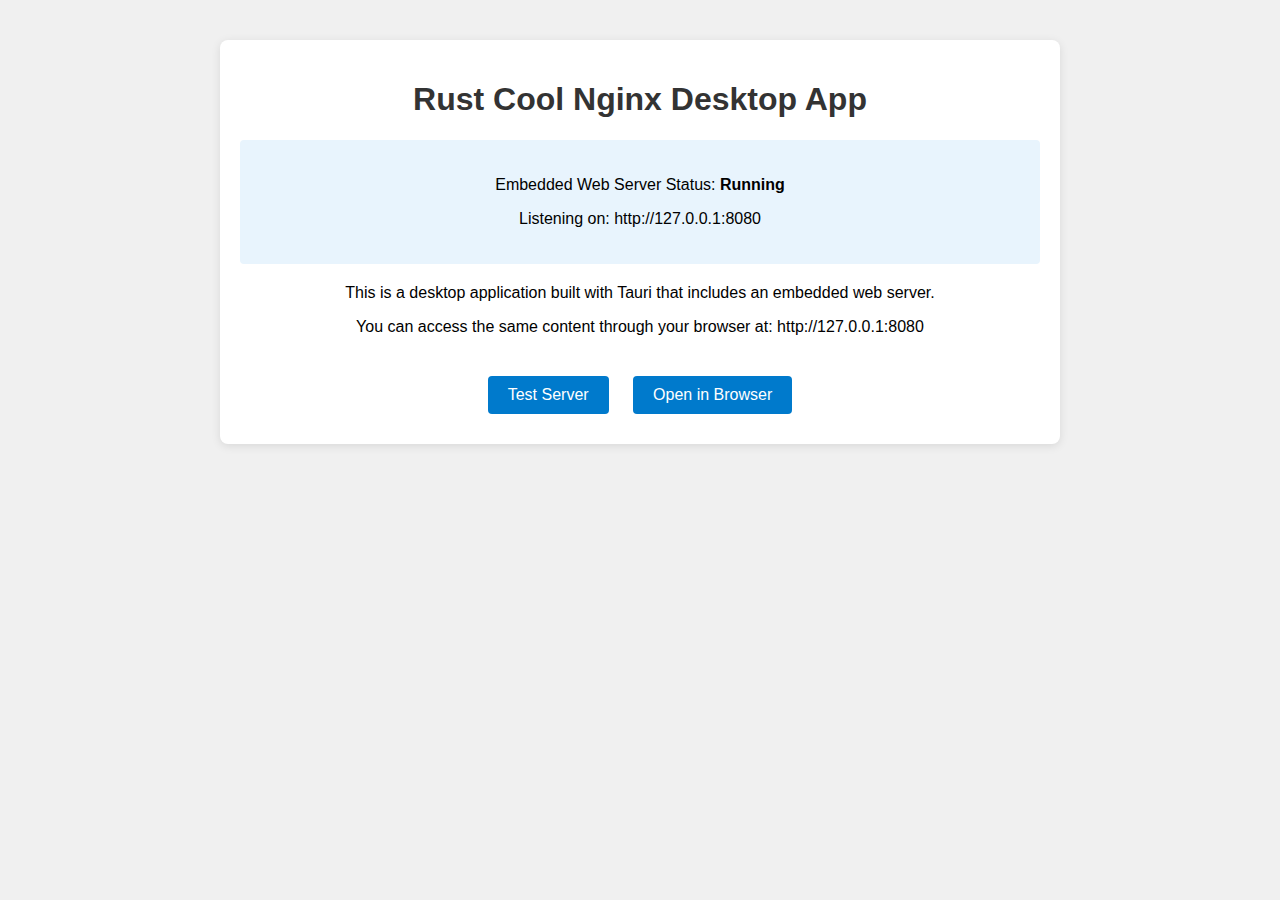
<file: frontend/index.html>
<!DOCTYPE html>
<html>
<head>
    <meta charset="UTF-8">
    <title>Rust Cool Nginx</title>
    <style>
        body {
            font-family: Arial, sans-serif;
            margin: 40px;
            background-color: #f0f0f0;
        }
        .container {
            max-width: 800px;
            margin: 0 auto;
            background: white;
            padding: 20px;
            border-radius: 8px;
            box-shadow: 0 2px 10px rgba(0,0,0,0.1);
        }
        h1 {
            color: #333;
            text-align: center;
        }
        .status {
            text-align: center;
            padding: 20px;
            margin: 20px 0;
            background: #e8f4fd;
            border-radius: 4px;
        }
        .button {
            display: inline-block;
            padding: 10px 20px;
            background: #007acc;
            color: white;
            text-decoration: none;
            border-radius: 4px;
            margin: 10px;
        }
        .button:hover {
            background: #005a9e;
        }
    </style>
</head>
<body>
    <div class="container">
        <h1>Rust Cool Nginx Desktop App</h1>
        
        <div class="status">
            <p>Embedded Web Server Status: <strong>Running</strong></p>
            <p>Listening on: http://127.0.0.1:8080</p>
        </div>
        
        <div style="text-align: center;">
            <p>This is a desktop application built with Tauri that includes an embedded web server.</p>
            <p>You can access the same content through your browser at: http://127.0.0.1:8080</p>
        </div>
        
        <div style="text-align: center; margin-top: 30px;">
            <a href="#" class="button" onclick="alert('Server is running!')">Test Server</a>
            <a href="http://127.0.0.1:8080" class="button" target="_blank">Open in Browser</a>
        </div>
    </div>
</body>
</html>
</file>
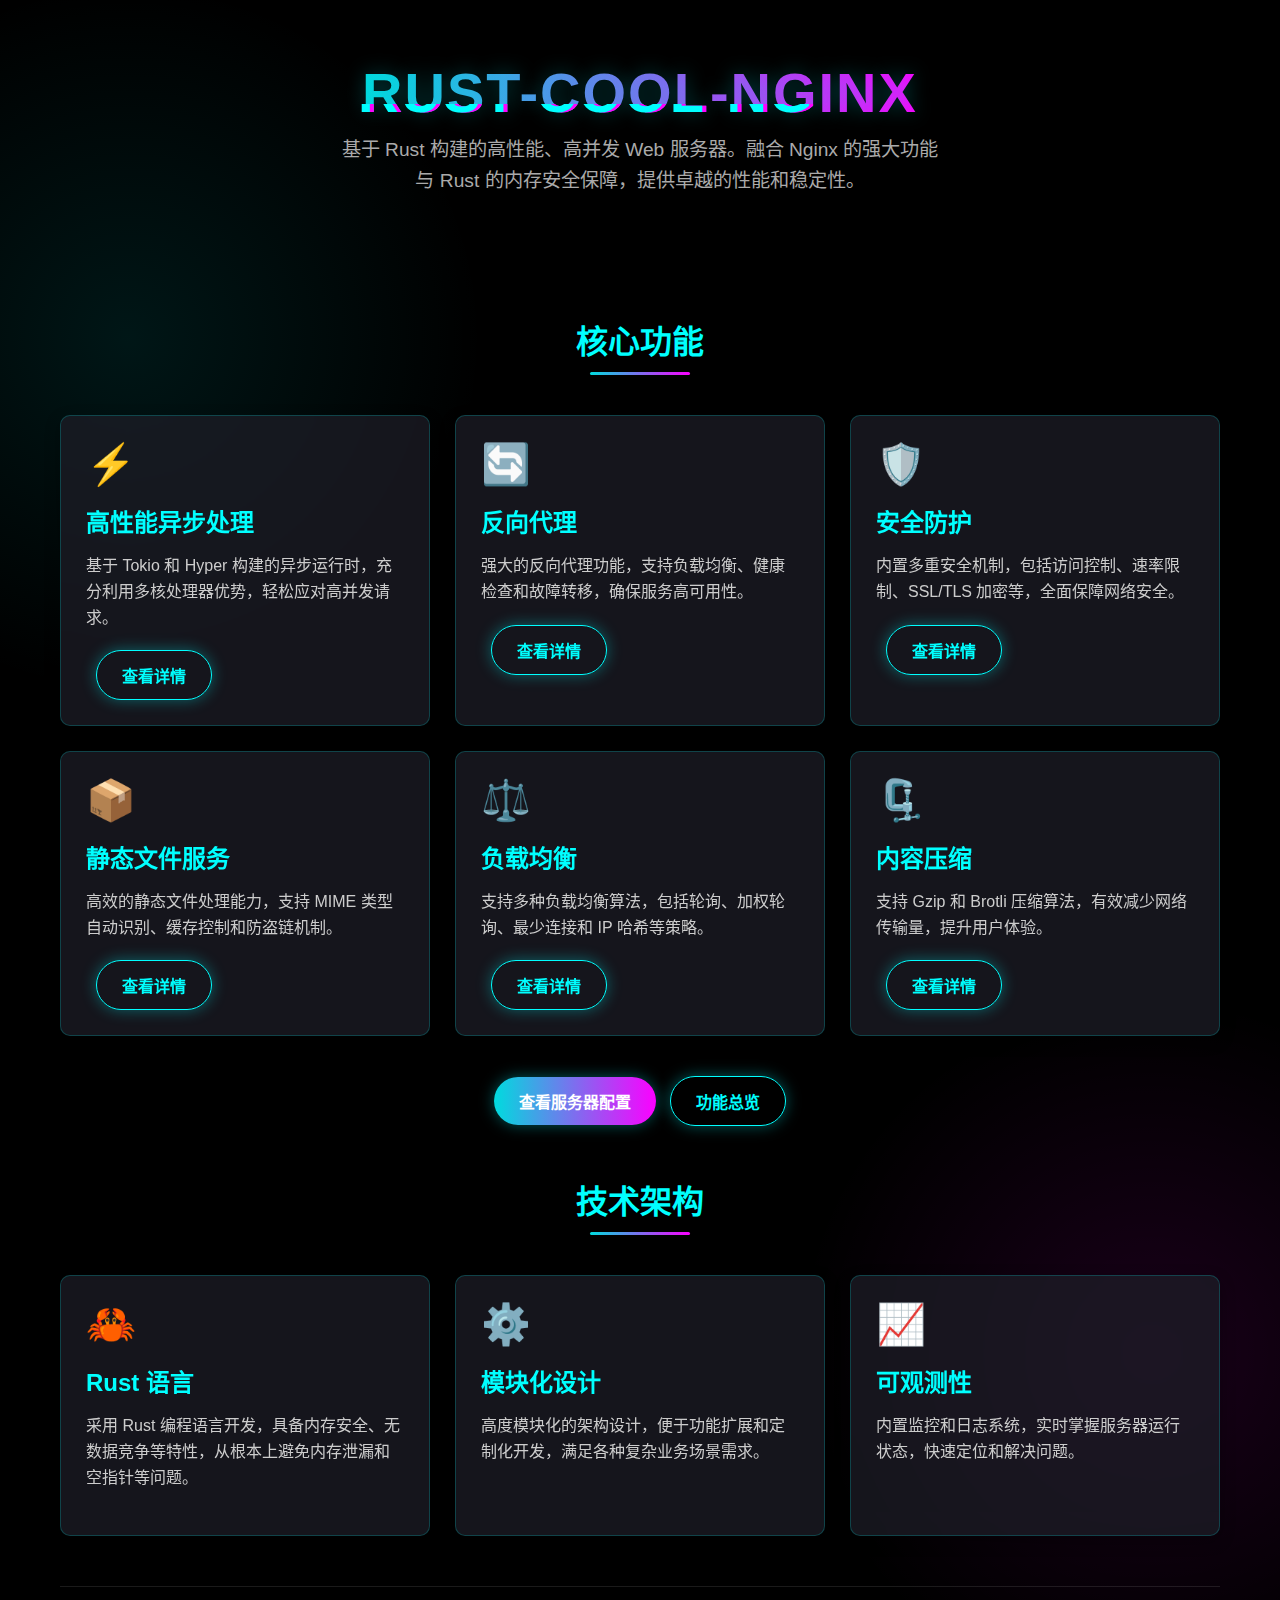
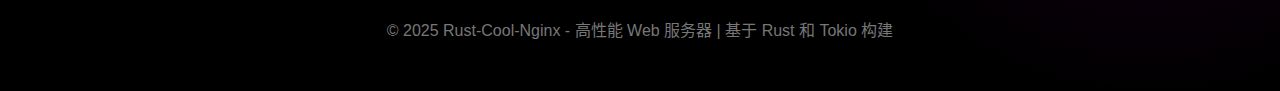
<file: public/index.html>
<!DOCTYPE html>
<html lang="zh-CN">
<head>
    <meta charset="UTF-8">
    <meta name="viewport" content="width=device-width, initial-scale=1.0">
    <title>Rust-Cool-Nginx - 高性能Web服务器</title>
    <style>
        :root {
            --primary: #0ff;
            --secondary: #f0f;
            --dark: #000;
            --light: #fff;
            --gray: #333;
            --gradient-start: #00dbde;
            --gradient-end: #fc00ff;
        }
        
        * {
            margin: 0;
            padding: 0;
            box-sizing: border-box;
        }
        
        body {
            font-family: 'Segoe UI', Tahoma, Geneva, Verdana, sans-serif;
            background-color: var(--dark);
            color: var(--light);
            background-image: 
                radial-gradient(circle at 10% 20%, rgba(0, 219, 222, 0.1) 0%, transparent 20%),
                radial-gradient(circle at 90% 80%, rgba(252, 0, 255, 0.1) 0%, transparent 20%);
            min-height: 100vh;
            overflow-x: hidden;
        }
        
        .container {
            max-width: 1200px;
            margin: 0 auto;
            padding: 20px;
        }
        
        header {
            text-align: center;
            padding: 40px 0;
            position: relative;
        }
        
        h1 {
            font-size: 3.5rem;
            background: linear-gradient(90deg, var(--gradient-start), var(--gradient-end));
            -webkit-background-clip: text;
            background-clip: text;
            color: transparent;
            margin-bottom: 10px;
            text-shadow: 0 0 20px rgba(0, 219, 222, 0.3);
            letter-spacing: 2px;
        }
        
        .subtitle {
            font-size: 1.2rem;
            color: #aaa;
            max-width: 600px;
            margin: 0 auto 30px;
            line-height: 1.6;
        }
        
        .features-grid {
            display: grid;
            grid-template-columns: repeat(auto-fit, minmax(300px, 1fr));
            gap: 25px;
            margin: 40px 0;
        }
        
        .feature-card {
            background: rgba(30, 30, 40, 0.7);
            border: 1px solid rgba(0, 255, 255, 0.2);
            border-radius: 10px;
            padding: 25px;
            transition: all 0.3s ease;
            backdrop-filter: blur(10px);
            box-shadow: 0 5px 15px rgba(0, 0, 0, 0.3);
        }
        
        .feature-card:hover {
            transform: translateY(-5px);
            box-shadow: 0 10px 25px rgba(0, 255, 255, 0.2);
            border-color: rgba(0, 255, 255, 0.5);
        }
        
        .feature-icon {
            font-size: 2.5rem;
            margin-bottom: 15px;
            color: var(--primary);
        }
        
        .feature-title {
            font-size: 1.5rem;
            margin-bottom: 15px;
            color: var(--primary);
        }
        
        .feature-description {
            color: #ccc;
            line-height: 1.6;
            margin-bottom: 20px;
        }
        
        .btn {
            display: inline-block;
            padding: 12px 25px;
            background: linear-gradient(90deg, var(--gradient-start), var(--gradient-end));
            color: white;
            text-decoration: none;
            border-radius: 30px;
            font-weight: bold;
            transition: all 0.3s ease;
            border: none;
            cursor: pointer;
            box-shadow: 0 0 15px rgba(0, 219, 222, 0.4);
        }
        
        .btn:hover {
            transform: scale(1.05);
            box-shadow: 0 0 20px rgba(0, 219, 222, 0.6);
        }
        
        .btn-secondary {
            background: transparent;
            border: 1px solid var(--primary);
            color: var(--primary);
            margin-left: 10px;
        }
        
        .btn-secondary:hover {
            background: rgba(0, 255, 255, 0.1);
        }
        
        .actions {
            text-align: center;
            margin: 40px 0;
        }
        
        .section-title {
            text-align: center;
            font-size: 2rem;
            margin: 50px 0 30px;
            color: var(--primary);
            position: relative;
        }
        
        .section-title::after {
            content: '';
            display: block;
            width: 100px;
            height: 3px;
            background: linear-gradient(90deg, var(--gradient-start), var(--gradient-end));
            margin: 10px auto;
            border-radius: 3px;
        }
        
        footer {
            text-align: center;
            padding: 30px 0;
            color: #777;
            border-top: 1px solid rgba(255, 255, 255, 0.1);
            margin-top: 50px;
        }
        
        .glitch-effect {
            position: relative;
            display: inline-block;
        }
        
        .glitch-effect::before,
        .glitch-effect::after {
            content: attr(data-text);
            position: absolute;
            top: 0;
            left: 0;
            width: 100%;
            height: 100%;
        }
        
        .glitch-effect::before {
            left: 2px;
            text-shadow: -2px 0 #f0f;
            clip: rect(44px, 450px, 56px, 0);
            animation: glitch-anim 5s infinite linear alternate-reverse;
        }
        
        .glitch-effect::after {
            left: -2px;
            text-shadow: -2px 0 #0ff;
            clip: rect(44px, 450px, 56px, 0);
            animation: glitch-anim2 5s infinite linear alternate-reverse;
        }
        
        @keyframes glitch-anim {
            0% { clip: rect(42px, 9999px, 44px, 0); }
            5% { clip: rect(12px, 9999px, 59px, 0); }
            10% { clip: rect(48px, 9999px, 29px, 0); }
            15% { clip: rect(42px, 9999px, 73px, 0); }
            20% { clip: rect(63px, 9999px, 27px, 0); }
            25% { clip: rect(34px, 9999px, 55px, 0); }
            30% { clip: rect(86px, 9999px, 73px, 0); }
            35% { clip: rect(20px, 9999px, 20px, 0); }
            40% { clip: rect(26px, 9999px, 60px, 0); }
            45% { clip: rect(25px, 9999px, 66px, 0); }
            50% { clip: rect(57px, 9999px, 98px, 0); }
            55% { clip: rect(5px, 9999px, 46px, 0); }
            60% { clip: rect(82px, 9999px, 31px, 0); }
            65% { clip: rect(54px, 9999px, 27px, 0); }
            70% { clip: rect(28px, 9999px, 99px, 0); }
            75% { clip: rect(45px, 9999px, 69px, 0); }
            80% { clip: rect(23px, 9999px, 85px, 0); }
            85% { clip: rect(1px, 9999px, 83px, 0); }
            90% { clip: rect(71px, 9999px, 14px, 0); }
            95% { clip: rect(60px, 9999px, 80px, 0); }
            100% { clip: rect(93px, 9999px, 28px, 0); }
        }
        
        @keyframes glitch-anim2 {
            0% { clip: rect(65px, 9999px, 100px, 0); }
            5% { clip: rect(52px, 9999px, 74px, 0); }
            10% { clip: rect(79px, 9999px, 85px, 0); }
            15% { clip: rect(75px, 9999px, 5px, 0); }
            20% { clip: rect(67px, 9999px, 61px, 0); }
            25% { clip: rect(14px, 9999px, 79px, 0); }
            30% { clip: rect(1px, 9999px, 66px, 0); }
            35% { clip: rect(86px, 9999px, 30px, 0); }
            40% { clip: rect(23px, 9999px, 98px, 0); }
            45% { clip: rect(85px, 9999px, 72px, 0); }
            50% { clip: rect(71px, 9999px, 75px, 0); }
            55% { clip: rect(2px, 9999px, 48px, 0); }
            60% { clip: rect(30px, 9999px, 16px, 0); }
            65% { clip: rect(59px, 9999px, 50px, 0); }
            70% { clip: rect(41px, 9999px, 62px, 0); }
            75% { clip: rect(2px, 9999px, 82px, 0); }
            80% { clip: rect(47px, 9999px, 73px, 0); }
            85% { clip: rect(3px, 9999px, 27px, 0); }
            90% { clip: rect(26px, 9999px, 55px, 0); }
            95% { clip: rect(42px, 9999px, 97px, 0); }
            100% { clip: rect(38px, 9999px, 49px, 0); }
        }
        
        @media (max-width: 768px) {
            h1 {
                font-size: 2.5rem;
            }
            
            .subtitle {
                font-size: 1rem;
            }
            
            .features-grid {
                grid-template-columns: 1fr;
            }
        }
    </style>
</head>
<body>
    <div class="container">
        <header>
            <h1 class="glitch-effect" data-text="RUST-COOL-NGINX">RUST-COOL-NGINX</h1>
            <p class="subtitle">基于 Rust 构建的高性能、高并发 Web 服务器。融合 Nginx 的强大功能与 Rust 的内存安全保障，提供卓越的性能和稳定性。</p>
        </header>
        
        <h2 class="section-title">核心功能</h2>
        
        <div class="features-grid">
            <div class="feature-card">
                <div class="feature-icon">⚡</div>
                <h3 class="feature-title">高性能异步处理</h3>
                <p class="feature-description">基于 Tokio 和 Hyper 构建的异步运行时，充分利用多核处理器优势，轻松应对高并发请求。</p>
                <a href="#performance-details" class="btn btn-secondary">查看详情</a>
            </div>
            
            <div class="feature-card">
                <div class="feature-icon">🔄</div>
                <h3 class="feature-title">反向代理</h3>
                <p class="feature-description">强大的反向代理功能，支持负载均衡、健康检查和故障转移，确保服务高可用性。</p>
                <a href="#proxy-details" class="btn btn-secondary">查看详情</a>
            </div>
            
            <div class="feature-card">
                <div class="feature-icon">🛡️</div>
                <h3 class="feature-title">安全防护</h3>
                <p class="feature-description">内置多重安全机制，包括访问控制、速率限制、SSL/TLS 加密等，全面保障网络安全。</p>
                <a href="#security-details" class="btn btn-secondary">查看详情</a>
            </div>
            
            <div class="feature-card">
                <div class="feature-icon">📦</div>
                <h3 class="feature-title">静态文件服务</h3>
                <p class="feature-description">高效的静态文件处理能力，支持 MIME 类型自动识别、缓存控制和防盗链机制。</p>
                <a href="#static-details" class="btn btn-secondary">查看详情</a>
            </div>
            
            <div class="feature-card">
                <div class="feature-icon">⚖️</div>
                <h3 class="feature-title">负载均衡</h3>
                <p class="feature-description">支持多种负载均衡算法，包括轮询、加权轮询、最少连接和 IP 哈希等策略。</p>
                <a href="#loadbalancer-details" class="btn btn-secondary">查看详情</a>
            </div>
            
            <div class="feature-card">
                <div class="feature-icon">🗜️</div>
                <h3 class="feature-title">内容压缩</h3>
                <p class="feature-description">支持 Gzip 和 Brotli 压缩算法，有效减少网络传输量，提升用户体验。</p>
                <a href="#compression-details" class="btn btn-secondary">查看详情</a>
            </div>
        </div>
        
        <div class="actions">
            <a href="/config.html" class="btn">查看服务器配置</a>
            <a href="#features-overview" class="btn btn-secondary">功能总览</a>
        </div>
        
        <h2 class="section-title">技术架构</h2>
        
        <div class="features-grid">
            <div class="feature-card">
                <div class="feature-icon">🦀</div>
                <h3 class="feature-title">Rust 语言</h3>
                <p class="feature-description">采用 Rust 编程语言开发，具备内存安全、无数据竞争等特性，从根本上避免内存泄漏和空指针等问题。</p>
            </div>
            
            <div class="feature-card">
                <div class="feature-icon">⚙️</div>
                <h3 class="feature-title">模块化设计</h3>
                <p class="feature-description">高度模块化的架构设计，便于功能扩展和定制化开发，满足各种复杂业务场景需求。</p>
            </div>
            
            <div class="feature-card">
                <div class="feature-icon">📈</div>
                <h3 class="feature-title">可观测性</h3>
                <p class="feature-description">内置监控和日志系统，实时掌握服务器运行状态，快速定位和解决问题。</p>
            </div>
        </div>
        
        <footer>
            <p>© 2025 Rust-Cool-Nginx - 高性能 Web 服务器 | 基于 Rust 和 Tokio 构建</p>
        </footer>
    </div>
    
    <script>
        // 添加一些交互动效
        document.addEventListener('DOMContentLoaded', function() {
            const cards = document.querySelectorAll('.feature-card');
            
            cards.forEach(card => {
                card.addEventListener('mouseenter', function() {
                    this.style.transform = 'translateY(-5px)';
                });
                
                card.addEventListener('mouseleave', function() {
                    this.style.transform = 'translateY(0)';
                });
            });
            
            // 平滑滚动到锚点
            document.querySelectorAll('a[href^="#"]').forEach(anchor => {
                anchor.addEventListener('click', function(e) {
                    e.preventDefault();
                    const target = document.querySelector(this.getAttribute('href'));
                    if (target) {
                        window.scrollTo({
                            top: target.offsetTop - 80,
                            behavior: 'smooth'
                        });
                    }
                });
            });
        });
    </script>
</body>
</html>
</file>
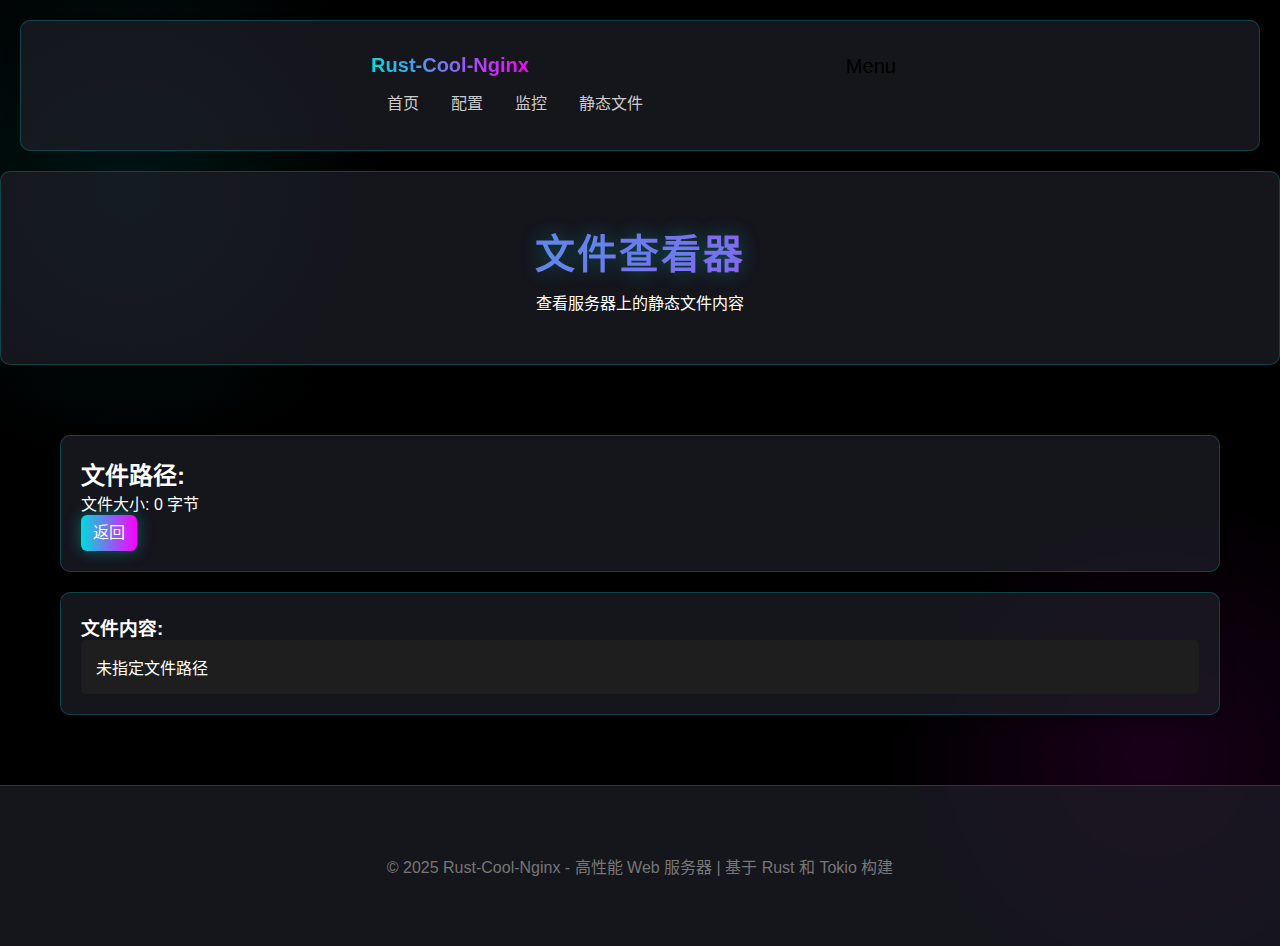
<file: public/file-viewer.html>
<!DOCTYPE html>
<html lang="zh-CN">
<head>
    <meta charset="UTF-8">
    <meta name="viewport" content="width=device-width, initial-scale=1.0">
    <title>文件查看器 - Rust-Cool-Nginx</title>
    <link rel="stylesheet" href="css/style.css">
    <style>
        .navbar {
            position: relative;
            display: flex;
            flex-wrap: wrap;
            align-items: center;
            justify-content: space-between;
            padding-top: 0.5rem;
            padding-bottom: 0.5rem;
            background: rgba(30, 30, 40, 0.7);
            box-shadow: 0 0.5rem 1rem rgba(0, 0, 0, 0.15);
            border: 1px solid rgba(0, 255, 255, 0.2);
            border-radius: 10px;
            margin: 20px;
        }

        .navbar > .container {
            display: flex;
            flex-wrap: inherit;
            align-items: center;
            justify-content: space-between;
        }

        .navbar-brand {
            padding-top: 0.3125rem;
            padding-bottom: 0.3125rem;
            margin-right: 1rem;
            font-size: 1.25rem;
            text-decoration: none;
            white-space: nowrap;
            font-weight: 700;
            color: var(--primary);
            background: linear-gradient(90deg, var(--gradient-start), var(--gradient-end));
            -webkit-background-clip: text;
            background-clip: text;
            color: transparent;
        }

        .navbar-nav {
            display: flex;
            flex-direction: row;
            padding-left: 0;
            margin-bottom: 0;
            list-style: none;
        }

        .nav-link {
            display: block;
            padding: 0.5rem 1rem;
            color: #ccc;
            text-decoration: none;
            transition: color 0.15s ease-in-out, background-color 0.15s ease-in-out, border-color 0.15s ease-in-out;
        }

        .nav-link:hover, .nav-link:focus {
            color: var(--primary);
        }

        .navbar-nav .nav-link.active {
            color: var(--primary);
            background: linear-gradient(90deg, var(--gradient-start), var(--gradient-end));
            -webkit-background-clip: text;
            background-clip: text;
            color: transparent;
        }

        .navbar-collapse {
            flex-basis: 100%;
            flex-grow: 1;
            align-items: center;
        }

        .navbar-toggler {
            padding: 0.25rem 0.75rem;
            font-size: 1.25rem;
            line-height: 1;
            background-color: transparent;
            border: 1px solid transparent;
            border-radius: 0.375rem;
            transition: box-shadow 0.15s ease-in-out;
        }

        .hero {
            text-align: center;
            padding: 30px 0;
            margin: 20px 0 30px 0;
            background: rgba(30, 30, 40, 0.7);
            border: 1px solid rgba(0, 255, 255, 0.2);
            border-radius: 10px;
            box-shadow: 0 5px 15px rgba(0, 0, 0, 0.3);
        }

        .hero h1 {
            font-size: 2.5rem;
            background: linear-gradient(90deg, var(--gradient-start), var(--gradient-end));
            -webkit-background-clip: text;
            background-clip: text;
            color: transparent;
            margin-bottom: 10px;
            text-shadow: 0 0 20px rgba(0, 219, 222, 0.3);
            letter-spacing: 2px;
        }

        .file-info {
            background: rgba(30, 30, 40, 0.7);
            border: 1px solid rgba(0, 255, 255, 0.2);
            border-radius: 10px;
            padding: 20px;
            margin: 20px 0;
            box-shadow: 0 5px 15px rgba(0, 0, 0, 0.3);
        }

        .file-content-container {
            background: rgba(30, 30, 40, 0.7);
            border: 1px solid rgba(0, 255, 255, 0.2);
            border-radius: 10px;
            padding: 20px;
            margin: 20px 0;
            box-shadow: 0 5px 15px rgba(0, 0, 0, 0.3);
        }

        .file-content {
            background: #1e1e1e;
            padding: 15px;
            border-radius: 5px;
            overflow: auto;
            max-height: 500px;
            font-family: 'Courier New', monospace;
            white-space: pre-wrap;
        }

        .btn {
            display: inline-block;
            font-weight: 400;
            line-height: 1.5;
            color: var(--bs-body-color);
            text-align: center;
            text-decoration: none;
            vertical-align: middle;
            cursor: pointer;
            -webkit-user-select: none;
            -moz-user-select: none;
            user-select: none;
            background-color: transparent;
            border: 1px solid transparent;
            padding: 0.375rem 0.75rem;
            font-size: 1rem;
            border-radius: 0.375rem;
            transition: color 0.15s ease-in-out, background-color 0.15s ease-in-out, border-color 0.15s ease-in-out, box-shadow 0.15s ease-in-out;
        }

        .btn-primary {
            color: var(--bs-white);
            background: linear-gradient(90deg, var(--gradient-start), var(--gradient-end));
            border: none;
        }

        .btn-primary:hover {
            color: var(--bs-white);
            transform: scale(1.05);
            box-shadow: 0 0 15px rgba(0, 219, 222, 0.4);
        }

        footer {
            background: rgba(30, 30, 40, 0.7);
            padding: 3rem 0;
            text-align: center;
            border-top: 1px solid rgba(0, 255, 255, 0.2);
            margin-top: 30px;
        }

        footer p {
            color: #777;
            margin: 0;
        }
    </style>
</head>
<body>
    <nav class="navbar">
        <div class="container">
            <a class="navbar-brand" href="index.html">Rust-Cool-Nginx</a>
            <button class="navbar-toggler" type="button" data-bs-toggle="collapse" data-bs-target="#navbarNav">
                <span>Menu</span>
            </button>
            <div class="navbar-collapse" id="navbarNav">
                <ul class="navbar-nav ms-auto">
                    <li class="nav-item">
                        <a class="nav-link" href="index.html">首页</a>
                    </li>
                    <li class="nav-item">
                        <a class="nav-link" href="config.html">配置</a>
                    </li>
                    <li class="nav-item">
                        <a class="nav-link" href="status.html">监控</a>
                    </li>
                    <li class="nav-item">
                        <a class="nav-link" href="static-file.html">静态文件</a>
                    </li>
                </ul>
            </div>
        </div>
    </nav>

    <section class="hero">
        <div class="container">
            <h1>文件查看器</h1>
            <p>查看服务器上的静态文件内容</p>
        </div>
    </section>

    <div class="container">
        <div class="file-info">
            <h2 id="file-path">文件路径: </h2>
            <p>文件大小: <span id="file-size">0</span> 字节</p>
            <button id="back-btn" class="btn btn-primary" onclick="history.back()">返回</button>
        </div>

        <div class="file-content-container">
            <h3>文件内容:</h3>
            <div id="file-content" class="file-content">
                正在加载文件内容...
            </div>
        </div>
    </div>

    <footer>
        <div class="container">
            <p>© 2025 Rust-Cool-Nginx - 高性能 Web 服务器 | 基于 Rust 和 Tokio 构建</p>
        </div>
    </footer>

    <script>
        // 页面加载完成后初始化
        document.addEventListener('DOMContentLoaded', function() {
            // 从URL参数获取文件路径
            const urlParams = new URLSearchParams(window.location.search);
            const filePath = urlParams.get('file');
            
            if (filePath) {
                document.getElementById('file-path').textContent = '文件路径: ' + filePath;
                loadFileContent(filePath);
            } else {
                document.getElementById('file-content').textContent = '未指定文件路径';
            }
        });

        // 加载文件内容
        function loadFileContent(filePath) {
            let fileUrl;
            if (window.location.origin === 'http://tauri.localhost') {
                // 在 Tauri 环境中，后端运行在 127.0.0.1:80
                fileUrl = 'http://127.0.0.1:80' + filePath;
            } else {
                // 在 Web 环境中，使用当前域名和端口
                fileUrl = window.location.origin + filePath;
            }
            fetch(fileUrl)
                .then(response => {
                    if (!response.ok) {
                        throw new Error('Network response was not ok, status: ' + response.status);
                    }
                    return response.text();
                })
                .then(data => {
                    document.getElementById('file-size').textContent = data.length;
                    document.getElementById('file-content').textContent = data;
                })
                .catch(error => {
                    document.getElementById('file-content').textContent = '加载文件失败: ' + error.message;
                });
        }
    </script>
</body>
</html>
</file>
<file: public/css/style.css>
:root {
  --primary: #0ff;
  --secondary: #f0f;
  --dark: #000;
  --light: #fff;
  --gray: #333;
  --gradient-start: #00dbde;
  --gradient-end: #fc00ff;
}

* {
  margin: 0;
  padding: 0;
  box-sizing: border-box;
}

body {
  font-family: 'Segoe UI', Tahoma, Geneva, Verdana, sans-serif;
  background-color: var(--dark);
  color: var(--light);
  background-image: 
      radial-gradient(circle at 10% 20%, rgba(0, 219, 222, 0.1) 0%, transparent 20%),
      radial-gradient(circle at 90% 80%, rgba(252, 0, 255, 0.1) 0%, transparent 20%);
  min-height: 100vh;
  overflow-x: hidden;
}

.container {
  max-width: 1200px;
  margin: 0 auto;
  padding: 20px;
}

header {
  text-align: center;
  padding: 40px 0;
  position: relative;
}

h1 {
  font-size: 3.5rem;
  background: linear-gradient(90deg, var(--gradient-start), var(--gradient-end));
  -webkit-background-clip: text;
  background-clip: text;
  color: transparent;
  margin-bottom: 10px;
  text-shadow: 0 0 20px rgba(0, 219, 222, 0.3);
  letter-spacing: 2px;
}

.subtitle {
  font-size: 1.2rem;
  color: #aaa;
  max-width: 600px;
  margin: 0 auto 30px;
  line-height: 1.6;
}

.features-grid {
  display: grid;
  grid-template-columns: repeat(auto-fit, minmax(300px, 1fr));
  gap: 25px;
  margin: 40px 0;
}

.feature-card {
  background: rgba(30, 30, 40, 0.7);
  border: 1px solid rgba(0, 255, 255, 0.2);
  border-radius: 10px;
  padding: 25px;
  transition: all 0.3s ease;
  backdrop-filter: blur(10px);
  box-shadow: 0 5px 15px rgba(0, 0, 0, 0.3);
}

.feature-card:hover {
  transform: translateY(-5px);
  box-shadow: 0 10px 25px rgba(0, 255, 255, 0.2);
  border-color: rgba(0, 255, 255, 0.5);
}

.feature-icon {
  font-size: 2.5rem;
  margin-bottom: 15px;
  color: var(--primary);
}

.feature-title {
  font-size: 1.5rem;
  margin-bottom: 15px;
  color: var(--primary);
}

.feature-description {
  color: #ccc;
  line-height: 1.6;
  margin-bottom: 20px;
}

.btn {
  display: inline-block;
  padding: 12px 25px;
  background: linear-gradient(90deg, var(--gradient-start), var(--gradient-end));
  color: white;
  text-decoration: none;
  border-radius: 30px;
  font-weight: bold;
  transition: all 0.3s ease;
  border: none;
  cursor: pointer;
  box-shadow: 0 0 15px rgba(0, 219, 222, 0.4);
}

.btn:hover {
  transform: scale(1.05);
  box-shadow: 0 0 20px rgba(0, 219, 222, 0.6);
}

.btn-secondary {
  background: transparent;
  border: 1px solid var(--primary);
  color: var(--primary);
  margin-left: 10px;
}

.btn-secondary:hover {
  background: rgba(0, 255, 255, 0.1);
}

.actions {
  text-align: center;
  margin: 40px 0;
}

.section-title {
  text-align: center;
  font-size: 2rem;
  margin: 50px 0 30px;
  color: var(--primary);
  position: relative;
}

.section-title::after {
  content: '';
  display: block;
  width: 100px;
  height: 3px;
  background: linear-gradient(90deg, var(--gradient-start), var(--gradient-end));
  margin: 10px auto;
  border-radius: 3px;
}

footer {
  text-align: center;
  padding: 30px 0;
  color: #777;
  border-top: 1px solid rgba(255, 255, 255, 0.1);
  margin-top: 50px;
}

.config-section {
  margin: 20px 0;
}

.config-section h3 {
  color: var(--primary);
  margin-bottom: 20px;
  font-size: 1.5rem;
}

.config-item {
  display: flex;
  margin: 15px 0;
  padding: 15px;
  background: rgba(30, 30, 40, 0.7);
  border: 1px solid rgba(0, 255, 255, 0.2);
  border-radius: 8px;
  align-items: center;
}

.config-key {
  font-weight: bold;
  width: 250px;
  color: #ccc;
}

.config-value {
  flex: 1;
  color: #fff;
}

.enabled {
  color: #0f0;
}

.disabled {
  color: #f00;
}

@media (max-width: 768px) {
  h1 {
      font-size: 2.5rem;
  }
  
  .subtitle {
      font-size: 1rem;
  }
  
  .features-grid {
      grid-template-columns: 1fr;
  }
  
  .config-key {
      width: 150px;
  }
}
</file>
